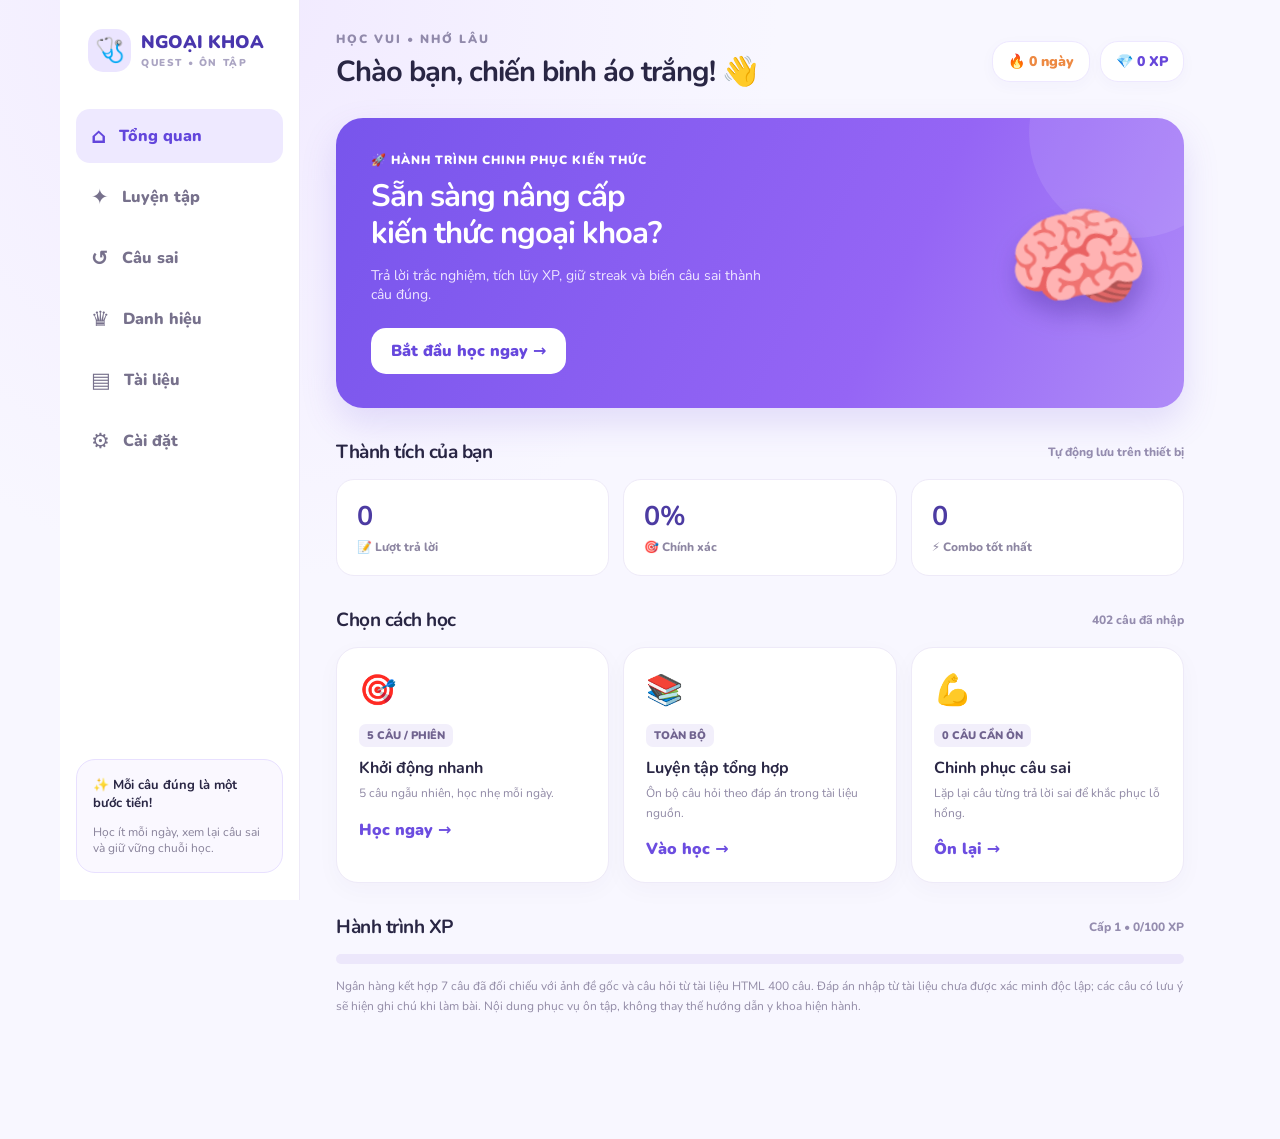
<file: index.html>
<!doctype html><html lang="vi"><head><meta charset="utf-8"><meta name="viewport" content="width=device-width,initial-scale=1,viewport-fit=cover"><meta name="theme-color" content="#6b4be8"><meta name="apple-mobile-web-app-capable" content="yes"><meta name="apple-mobile-web-app-status-bar-style" content="default"><meta name="apple-mobile-web-app-title" content="Ngoại Khoa Quest"><meta name="description" content="Học trắc nghiệm bệnh ngoại khoa, giữ streak và ôn lại câu sai."><link rel="manifest" href="manifest.webmanifest"><link rel="apple-touch-icon" href="assets/icons/icon-192.png"><link rel="icon" href="assets/icons/icon-192.png"><link rel="stylesheet" href="style.css"><title>Ngoại Khoa Quest</title></head>
<body><div id="app"><div class="splash">🩺 Đang mở Ngoại Khoa Quest...</div></div><div id="toast" role="status" aria-live="polite"></div><script src="app.js" defer></script></body></html>
</file>
<file: style.css>
@import url('https://fonts.googleapis.com/css2?family=Nunito:wght@400;500;600;700;800;900&display=swap');
:root{font-family:Nunito,system-ui,-apple-system,'Segoe UI',sans-serif;color:#292644;background:#f8f7ff;font-synthesis:none}*{box-sizing:border-box}body{margin:0;min-height:100dvh;background:radial-gradient(ellipse at 20% 0%,#f1eaff 0,transparent 36%),#f8f7ff}button,input,select{font:inherit}button{cursor:pointer}button:disabled{cursor:not-allowed;opacity:.52}a{color:inherit;text-decoration:none}.shell{max-width:1160px;margin:auto;min-height:100dvh;display:grid;grid-template-columns:240px 1fr}.sidebar{background:#fff;border-right:1px solid #eeeaf8;padding:27px 16px;position:sticky;top:0;height:100dvh;display:flex;flex-direction:column;gap:18px}.logo{display:flex;align-items:center;gap:10px;padding:2px 12px 19px;color:#4936ad;font-weight:900;font-size:18px;line-height:1.14}.logo-mark{display:grid;place-items:center;width:43px;height:43px;border-radius:15px;background:#ebe5ff;font-size:24px;flex-shrink:0}.logo small{display:block;color:#aaa4c2;font-size:10px;letter-spacing:1.6px;margin-top:5px}.nav{display:grid;gap:7px}.nav button{display:flex;align-items:center;gap:13px;border:0;background:transparent;color:#77718c;text-align:left;border-radius:14px;padding:13px 15px;font-weight:850}.nav button.active{background:#eee9ff;color:#6346dc}.nav button:hover{background:#f4f0ff}.side-foot{margin-top:auto;padding:16px;border:1px solid #e8e0ff;border-radius:19px;background:#faf8ff}.side-foot b{display:block;font-size:13px}.side-foot p{font-size:12px;color:#88829a;margin-bottom:0}.main{min-width:0;padding:31px 36px 110px}.topline{display:flex;justify-content:space-between;align-items:center;margin-bottom:27px;gap:12px}.eyebrow{font-size:12px;color:#918aab;font-weight:900;text-transform:uppercase;letter-spacing:2px}.topline h1{font-size:29px;margin:5px 0 0;letter-spacing:-1px}.mini-stats{display:flex;gap:10px;align-items:center}.pill{border:1px solid #eee8ff;background:#fff;border-radius:18px;padding:10px 15px;font-size:14px;font-weight:900;white-space:nowrap;box-shadow:0 4px 15px #4936ad08}.pill.fire{color:#ed8942}.pill.gem{color:#6747da}.hero{display:flex;justify-content:space-between;align-items:center;background:linear-gradient(115deg,#7855ec,#9565f5 65%,#af8bf8);border-radius:27px;color:white;padding:34px 35px;min-height:230px;overflow:hidden;position:relative;box-shadow:0 15px 35px #6f54d92b}.hero h2{font-size:31px;letter-spacing:-1px;line-height:1.2;margin:10px 0}.hero p{font-size:14px;color:#efe6ff;max-width:400px;margin-bottom:24px}.hero-art{font-size:115px;transform:rotate(-12deg);filter:drop-shadow(0 15px 12px #2812774a);animation:float 4s ease-in-out infinite}.hero:after{content:'';position:absolute;height:210px;width:210px;right:-55px;top:-90px;background:#ffffff18;border-radius:50%}.btn{border:0;border-radius:15px;padding:12px 20px;font-weight:900;display:inline-flex;gap:9px;align-items:center;justify-content:center;transition:transform .15s,box-shadow .15s}.btn:hover{transform:translateY(-2px)}.btn.primary{background:#6c4de0;color:white;box-shadow:0 6px 0 #4e32b2}.btn.primary:active{transform:translateY(4px);box-shadow:0 2px 0 #4e32b2}.btn.white{background:white;color:#6748dd}.btn.soft{background:#f0ebff;color:#6345ca}.btn.outline{border:1px solid #ded6f4;background:#fff;color:#6b51c6}.btn.danger{background:#ffe9ec;color:#d85b74}.section-head{display:flex;justify-content:space-between;align-items:center;gap:8px;margin:31px 0 14px}.section-head h3{font-size:19px;letter-spacing:-.5px;margin:0}.section-head span{color:#958daf;font-size:12px;font-weight:800}.cards{display:grid;grid-template-columns:repeat(3,minmax(0,1fr));gap:14px}.card{background:#fff;border:1px solid #eeeaf8;border-radius:22px;padding:22px;box-shadow:0 7px 25px #33265e08}.card .emoji{font-size:30px;margin-bottom:12px}.card h4{margin:0 0 5px;font-size:16px}.card p{font-size:12px;line-height:1.6;color:#9089a5;margin:0 0 15px}.card button{border:0;background:transparent;color:#6c4de0;font-weight:900;padding:0}.card .count{display:inline-block;background:#f2effb;padding:4px 8px;color:#70638f;border-radius:7px;font-size:11px;font-weight:900;margin-bottom:10px}.stat-grid{display:grid;grid-template-columns:repeat(3,1fr);gap:14px}.stat{padding:18px 20px;background:#fff;border:1px solid #eeeaf8;border-radius:18px}.stat b{font-size:27px;display:block;color:#4c3ba2}.stat span{font-size:12px;color:#8d86a2;font-weight:800}.progress-track{height:10px;border-radius:99px;background:#ece7fb;overflow:hidden}.progress-fill{background:linear-gradient(90deg,#7855ed,#a98bff);height:100%;border-radius:99px;transition:width .35s}.quiz-wrap{max-width:740px;margin:0 auto}.quiz-head{display:flex;align-items:center;justify-content:space-between;gap:10px;margin-bottom:14px}.quiz-head button{border:0;background:transparent;color:#8983a0;font-weight:850}.quiz-card{background:#fff;border-radius:27px;padding:29px;border:1px solid #ede9fa;box-shadow:0 18px 45px #31265e0a}.q-kicker{display:flex;justify-content:space-between;gap:8px;font-weight:850;font-size:12px;color:#7a60d8;margin:19px 0 13px}.quiz-card h2{font-size:24px;line-height:1.45;letter-spacing:-.4px;margin:0 0 22px}.option{display:flex;align-items:center;text-align:left;width:100%;border:2px solid #eeeaf6;background:#fff;border-radius:17px;padding:15px 17px;margin:11px 0;gap:14px;font-weight:800;color:#46405c;transition:.17s}.option:hover:not(:disabled){border-color:#ae9bf6;background:#f9f7ff;transform:translateX(3px)}.option .letter{border-radius:11px;width:35px;height:35px;display:grid;place-items:center;background:#f1edfb;flex-shrink:0;color:#6755a1}.option.correct{background:#ecfff4;border-color:#53cc88;color:#167f4b}.option.correct .letter{background:#c8f5dd;color:#188b53}.option.wrong{background:#fff0f0;border-color:#f27b89;color:#ae3747}.option.wrong .letter{background:#ffdade;color:#a63744}.feedback{border-radius:17px;padding:17px;margin-top:18px;background:#f5f2ff;font-size:14px;line-height:1.65}.feedback.good{background:#eafff2;color:#176b40}.feedback.bad{background:#fff1f2;color:#8d3743}.quiz-actions{display:flex;justify-content:space-between;align-items:center;gap:10px;margin-top:22px}.finish{text-align:center;padding:32px 12px}.finish .trophy{font-size:85px;animation:pop .6s both}.finish h2{font-size:29px;margin:10px 0}.finish p{color:#857d9e}.finish-score{font-size:58px;font-weight:900;color:#7252dd}.finish-actions{display:flex;justify-content:center;flex-wrap:wrap;gap:10px;margin-top:25px}.badge-grid{display:grid;grid-template-columns:repeat(3,1fr);gap:15px}.award{text-align:center;border-radius:22px;background:#fff;border:1px solid #eae4f7;padding:24px 13px}.award.locked{filter:grayscale(1);opacity:.52}.award .medal{font-size:46px;display:block;margin-bottom:8px}.award b{font-size:14px}.award p{font-size:12px;color:#8c85a2;margin:7px 0 0}.listrow{display:flex;align-items:center;justify-content:space-between;gap:12px;background:white;border:1px solid #eeeaf8;border-radius:17px;padding:16px 18px;margin-bottom:10px}.listrow b{font-size:14px}.listrow small{display:block;color:#9b94ae;margin-top:4px}.chip{display:inline-flex;align-items:center;border-radius:100px;padding:6px 10px;background:#eee9ff;color:#694fce;font-size:11px;font-weight:900}.muted{color:#928ba6;line-height:1.7}.empty{background:#fff;border:1px dashed #dcd5ef;border-radius:22px;padding:42px;text-align:center}.empty .big{font-size:54px}.scan-grid{display:grid;grid-template-columns:repeat(4,1fr);gap:13px}.scan{padding:9px;background:#fff;border:1px solid #ede6fa;border-radius:15px;text-align:left;font-weight:900;color:#5e4e93}.scan img{width:100%;height:145px;object-fit:cover;object-position:top;border-radius:8px;background:#eee;display:block;margin-bottom:8px}.scan-modal{position:fixed;inset:0;z-index:20;background:#1b1533ea;display:flex;flex-direction:column;padding:12px;align-items:center}.modal-top{display:flex;justify-content:space-between;gap:16px;width:100%;max-width:1000px;color:#fff;padding:8px 8px 12px;align-items:center}.modal-top button{background:#ffffff24;color:white;border:0;padding:8px 15px;border-radius:10px}.scan-modal img{max-width:100%;max-height:calc(100dvh - 82px);object-fit:contain;overflow:auto}.formline{display:flex;align-items:center;gap:12px;flex-wrap:wrap}.field{border:1px solid #e2daf5;border-radius:13px;background:#fff;padding:12px 14px;color:#4b4366;max-width:100%}.setting{padding:23px;border-radius:19px;background:white;border:1px solid #ebe6f9;margin:12px 0}.setting h3{margin:0 0 7px}.setting p{color:#918aa6;font-size:13px;line-height:1.7}.mobile-nav{display:none}.confetti{position:fixed;top:-25px;width:10px;height:15px;z-index:50;pointer-events:none;animation:fall 1.7s linear forwards}#toast{position:fixed;bottom:23px;left:50%;transform:translate(-50%,120px);background:#302651;color:white;padding:13px 20px;border-radius:13px;box-shadow:0 8px 25px #2416494f;z-index:60;font-weight:900;font-size:13px;opacity:0;transition:.3s;max-width:calc(100vw - 24px)}#toast.show{transform:translate(-50%,0);opacity:1}.splash{padding:40px;text-align:center;font-weight:900}@keyframes float{50%{transform:translateY(-13px) rotate(-7deg)}}@keyframes pop{0%{transform:scale(.4) rotate(-20deg);opacity:0}70%{transform:scale(1.15)}100%{transform:scale(1)}}@keyframes fall{to{transform:translateY(110vh) rotate(720deg);opacity:0}}@media(max-width:900px){.shell{grid-template-columns:195px 1fr}.main{padding:24px 20px 110px}.cards{grid-template-columns:repeat(2,1fr)}.scan-grid{grid-template-columns:repeat(3,1fr)}}@media(max-width:680px){.shell{display:block}.sidebar{display:none}.main{padding:22px 16px 105px}.topline h1{font-size:24px}.pill{font-size:12px;padding:8px 10px}.hero{padding:25px;min-height:210px;border-radius:23px}.hero h2{font-size:25px}.hero p{font-size:12px;max-width:230px}.hero-art{font-size:65px;position:absolute;right:14px;top:47px;opacity:.85}.hero>div:first-child{z-index:1}.cards{grid-template-columns:1fr 1fr;gap:10px}.card{padding:18px}.card .emoji{font-size:25px}.card h4{font-size:14px}.stat-grid{gap:8px}.stat{padding:15px 11px}.stat b{font-size:21px}.stat span{font-size:11px}.quiz-card{padding:21px 16px}.quiz-card h2{font-size:20px}.option{font-size:13px;padding:11px}.badge-grid{grid-template-columns:repeat(2,1fr)}.scan-grid{grid-template-columns:repeat(2,1fr)}.mobile-nav{position:fixed;bottom:0;bottom:env(safe-area-inset-bottom,0px);left:0;right:0;display:flex;justify-content:space-around;background:#fff;box-shadow:0 -5px 22px #23164e13;padding:9px 4px max(9px,env(safe-area-inset-bottom));z-index:10}.mobile-nav button{border:0;background:none;color:#928aa9;display:flex;align-items:center;flex-direction:column;gap:3px;font-size:10px;font-weight:900;min-width:60px}.mobile-nav button.active{color:#6848de}.mobile-nav .navemoji{font-size:23px}.mini-stats{gap:5px}.eyebrow{font-size:10px}.topline{margin-bottom:20px}}@media(prefers-reduced-motion:reduce){*,*:before,*:after{animation:none!important;transition:none!important}}
.answer-correct{border-color:#74d5a1!important;animation:cardGlow .48s ease-out}.answer-wrong{animation:cardNudge .38s ease-in-out}.feedback.good{animation:feedbackPop .36s ease-out}.feedback.bad{animation:feedbackNudge .34s ease-in-out}.answer-spark{position:fixed;width:9px;height:12px;border-radius:2px;z-index:55;pointer-events:none;animation:sparkUp .85s ease-out forwards}.result-meme{display:block;width:min(100%,340px);max-height:420px;object-fit:contain;margin:18px auto 20px;border-radius:18px;box-shadow:0 10px 30px #33265e20;animation:memeIn .5s cubic-bezier(.2,.8,.2,1) both}@keyframes cardGlow{0%{box-shadow:0 0 0 0 #64d9aa00}35%{box-shadow:0 0 0 7px #64d9aa55}100%{box-shadow:0 0 0 0 #64d9aa00}}@keyframes cardNudge{0%,100%{transform:translateX(0)}25%{transform:translateX(-7px)}50%{transform:translateX(6px)}75%{transform:translateX(-3px)}}@keyframes feedbackPop{0%{transform:scale(.97);opacity:.5}70%{transform:scale(1.015)}100%{transform:scale(1);opacity:1}}@keyframes feedbackNudge{0%,100%{transform:translateX(0)}30%{transform:translateX(-5px)}65%{transform:translateX(4px)}}@keyframes sparkUp{to{transform:translate(var(--drift),-75px) rotate(260deg) scale(.4);opacity:0}}@keyframes memeIn{from{transform:scale(.88) rotate(-2deg);opacity:0}to{transform:scale(1) rotate(0);opacity:1}}
</file>
